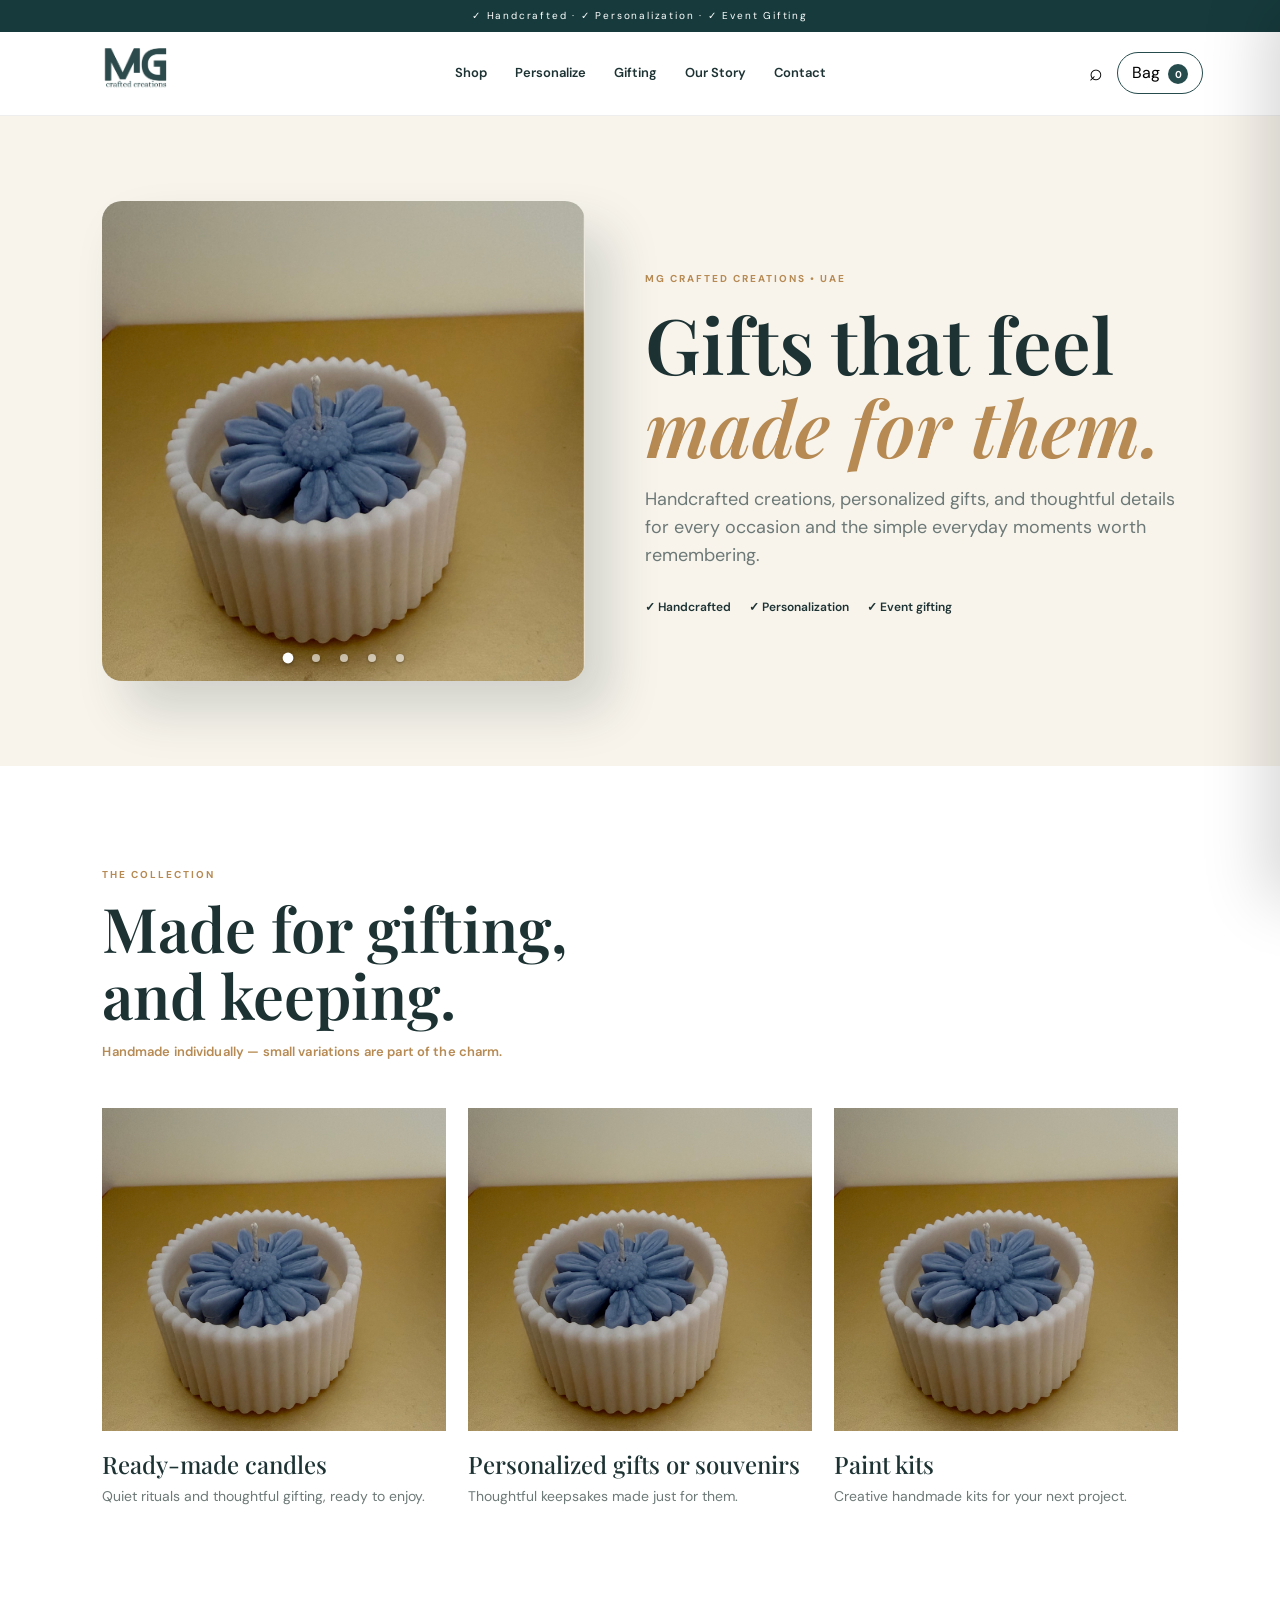
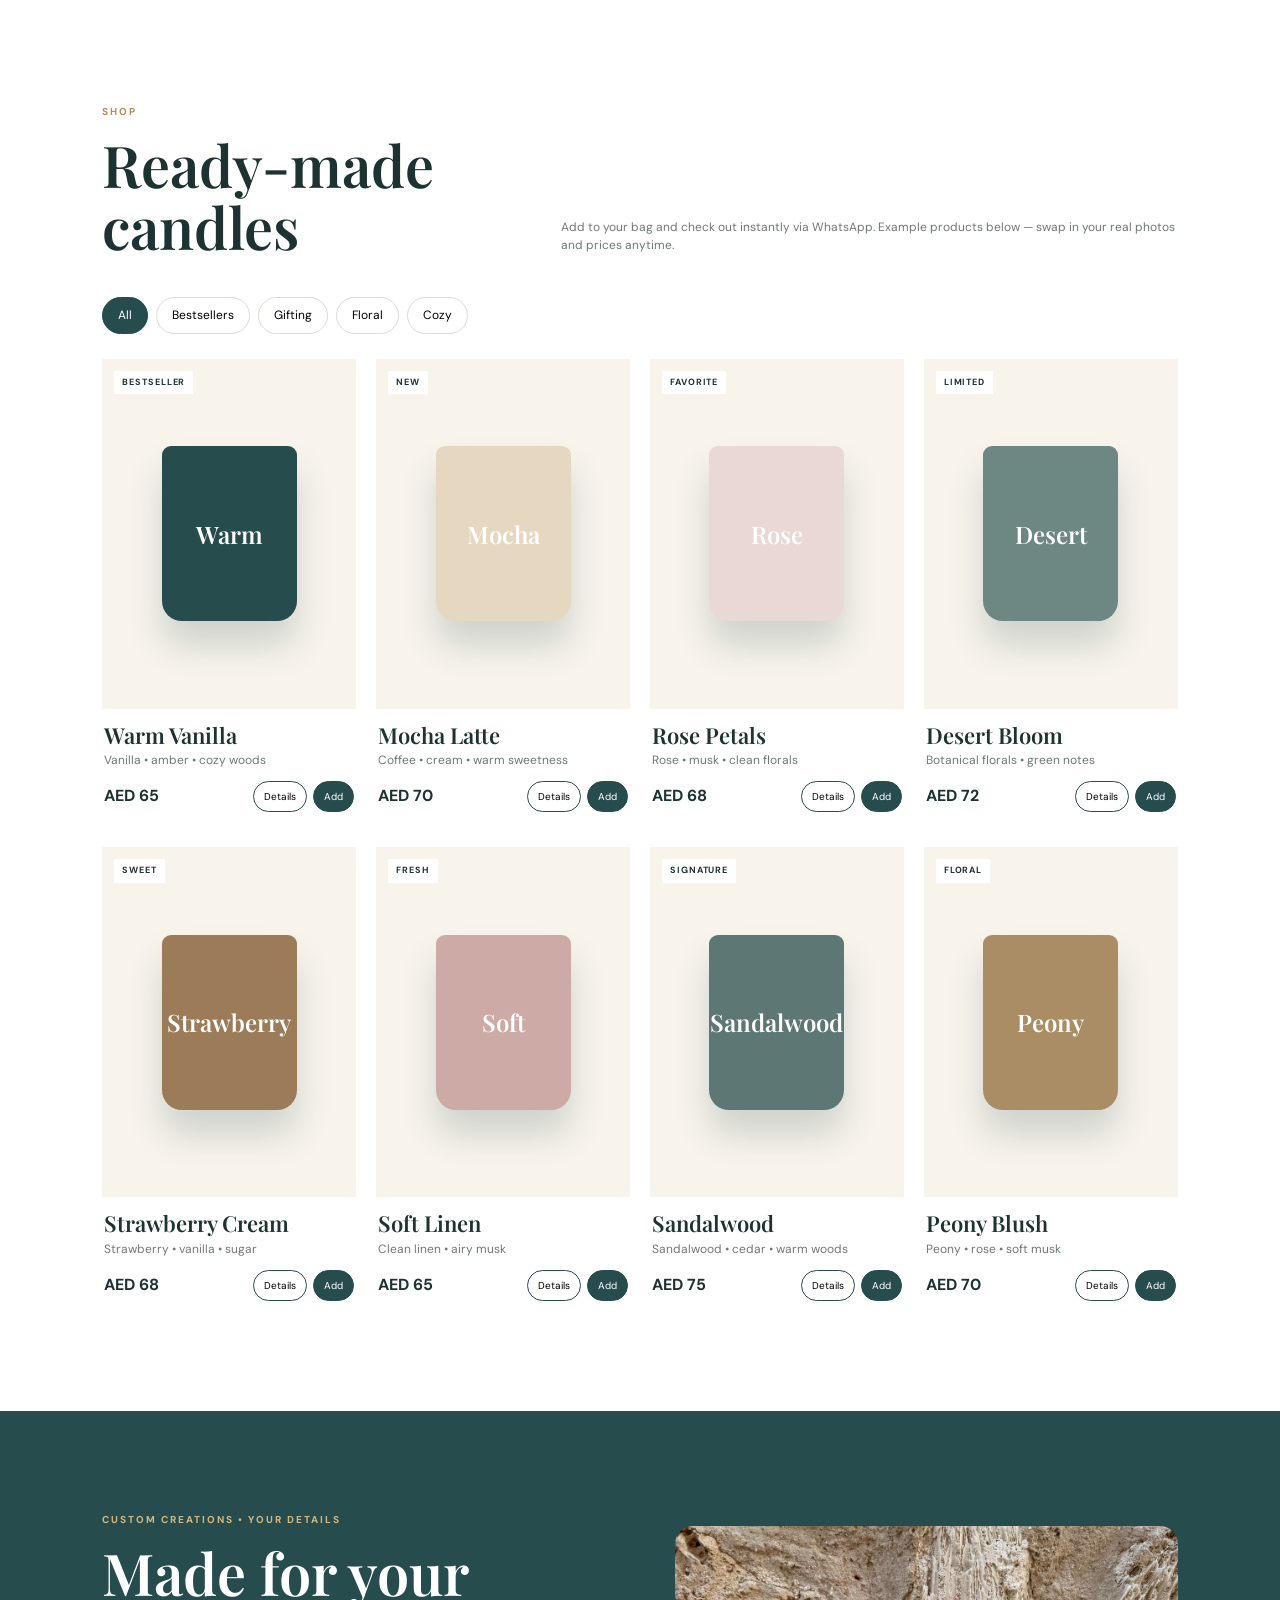
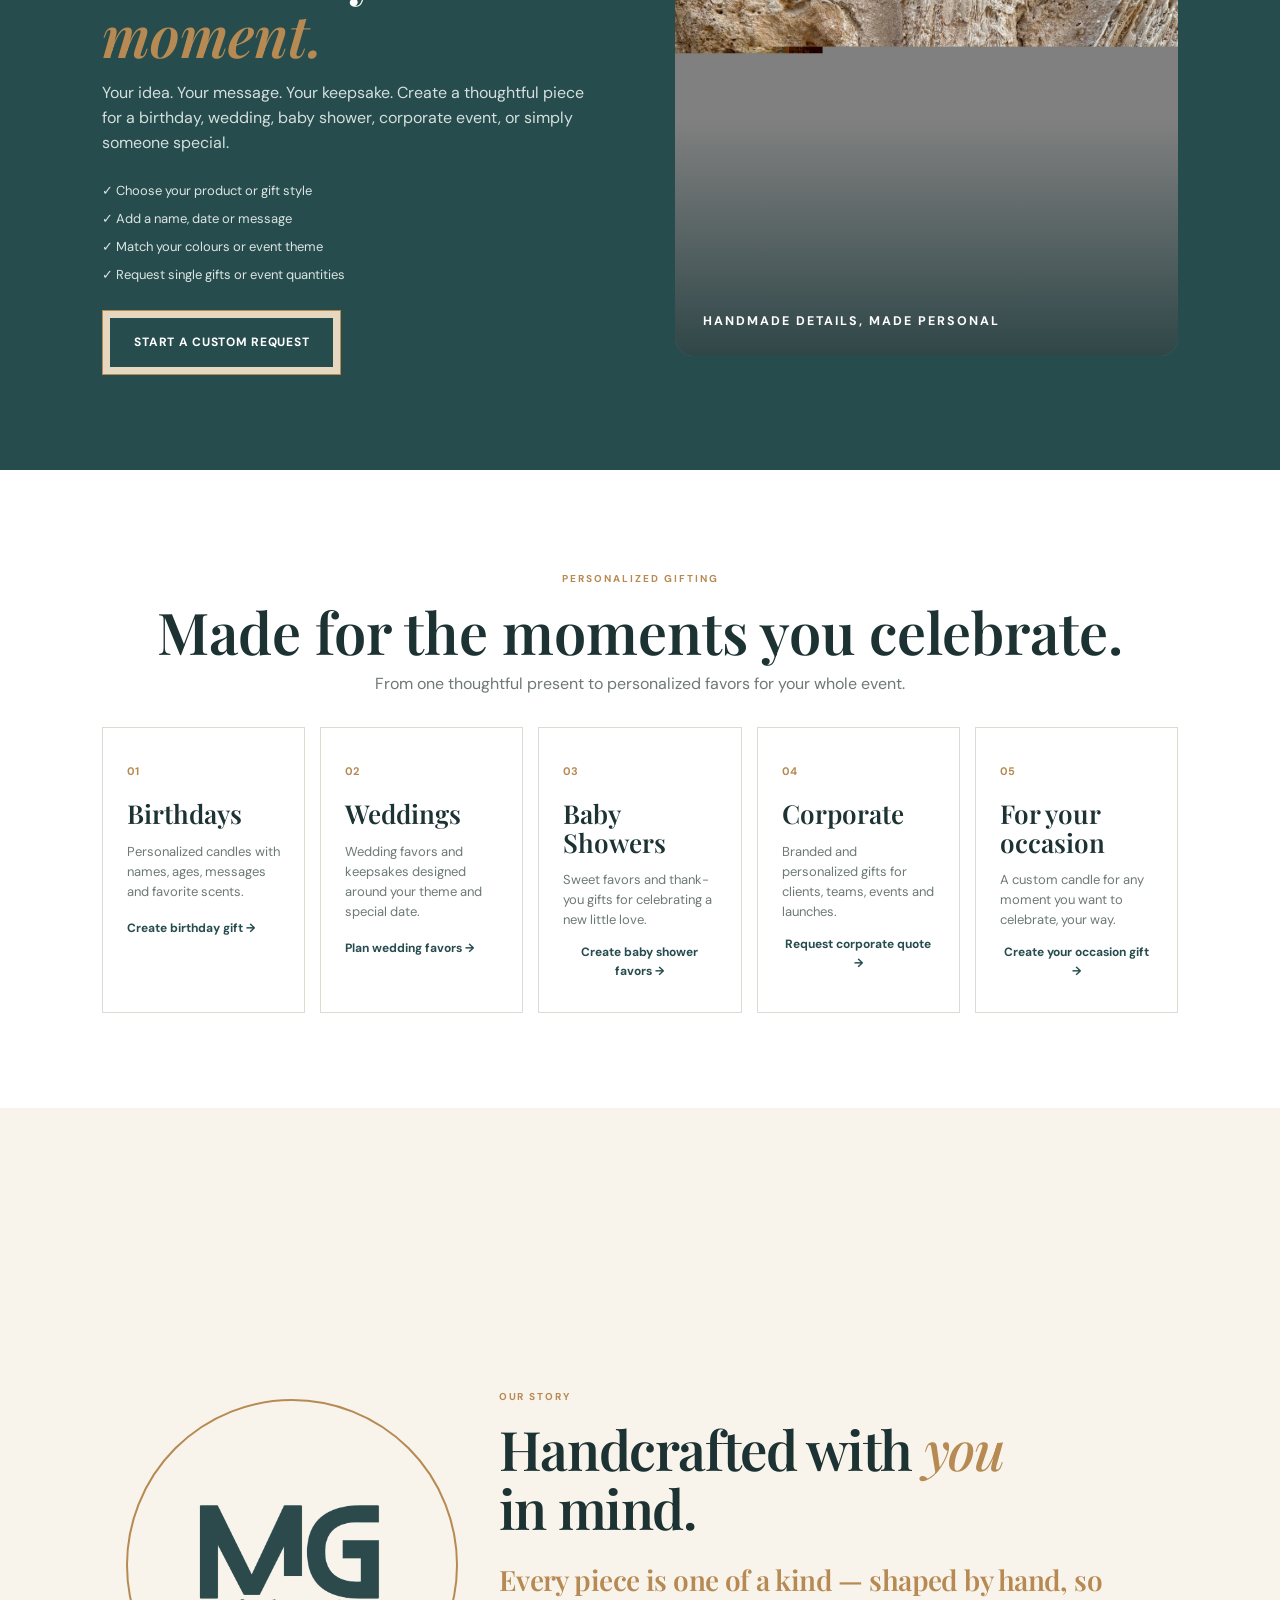
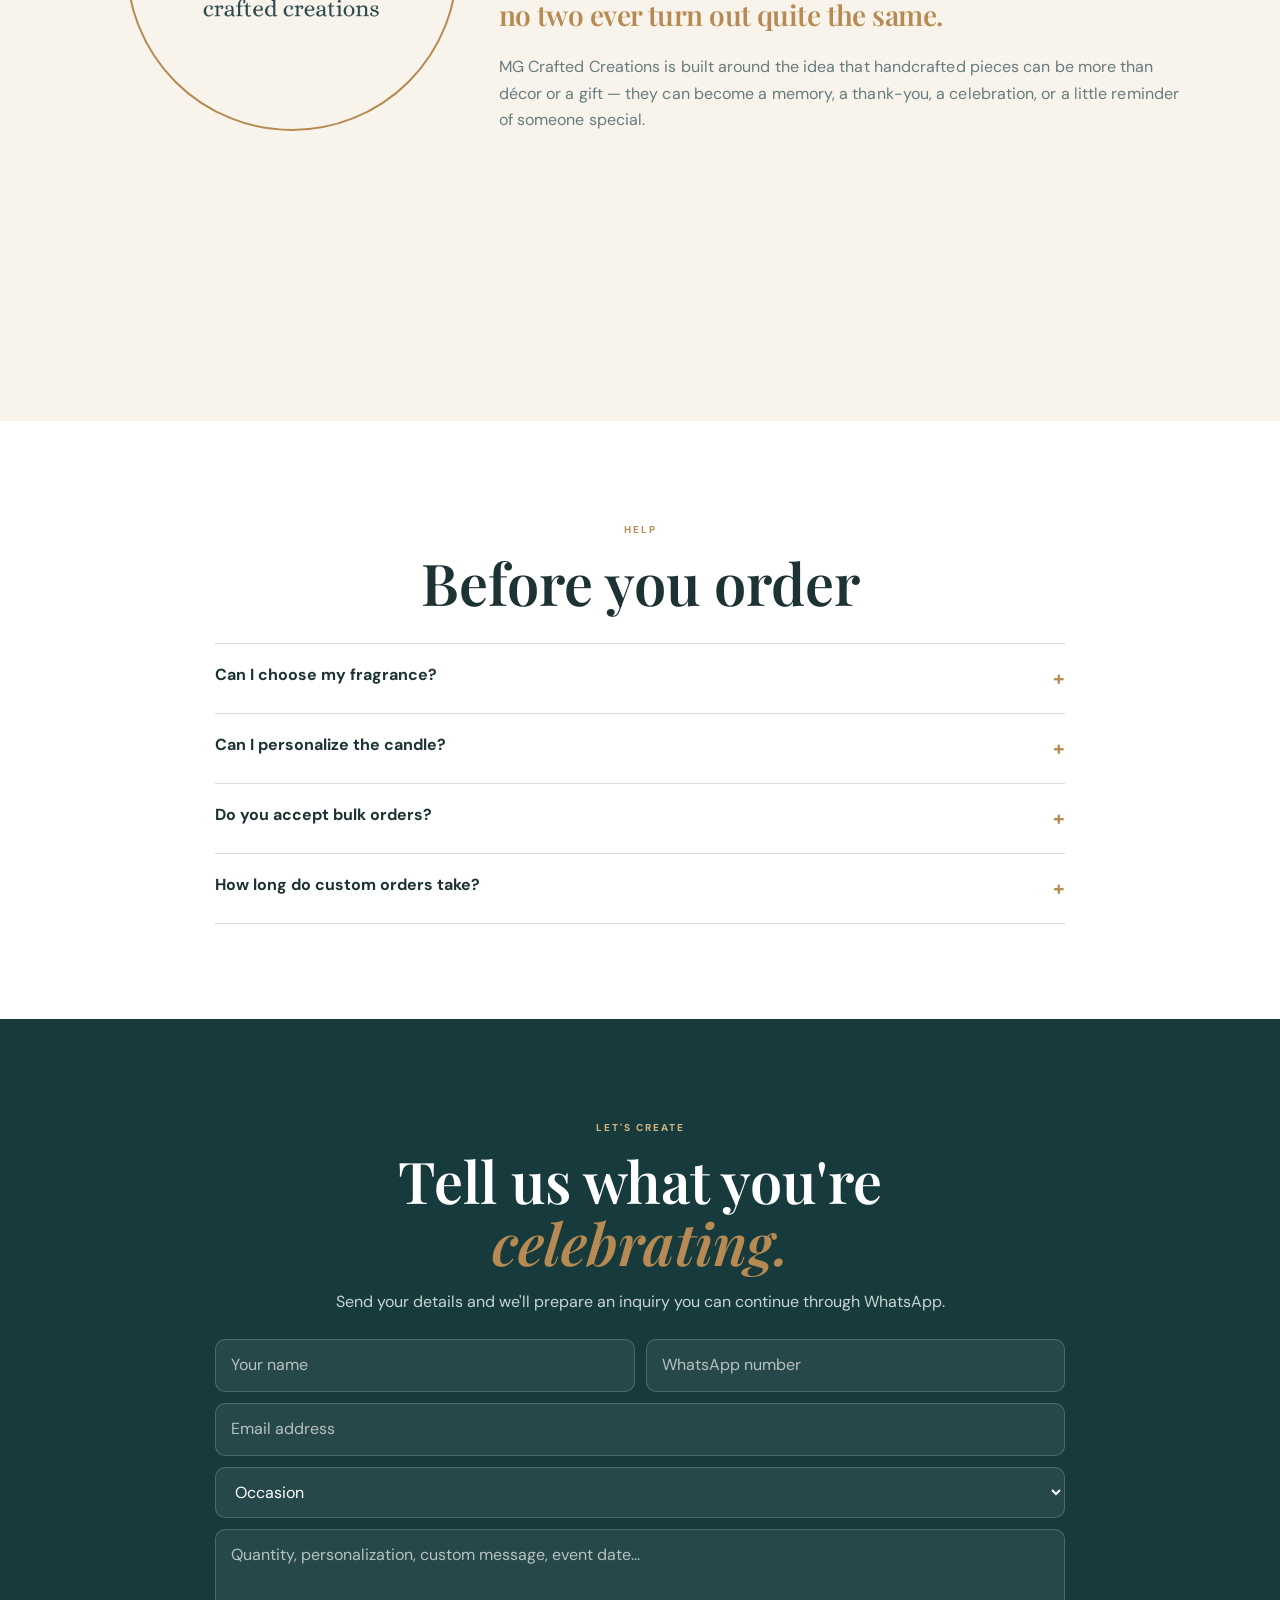
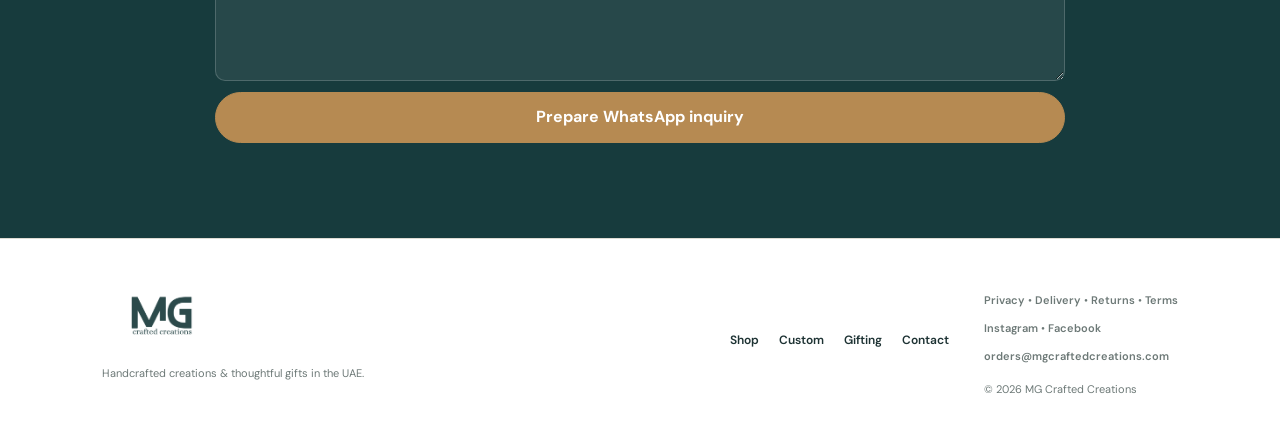
<file: index.html>
<!DOCTYPE html>
<html lang="en">
<head>
<meta charset="UTF-8">
<meta name="viewport" content="width=device-width, initial-scale=1.0">
<meta name="description" content="MG Crafted Creations — premium handcrafted candles, personalized gifts, wedding favors, baby shower favors and corporate gifting in the UAE.">
<title>MG Crafted Creations | Handcrafted & Personalized in UAE</title>
<link rel="canonical" href="https://mgcraftedcreations.com/">
<meta property="og:type" content="website">
<meta property="og:site_name" content="MG Crafted Creations">
<meta property="og:title" content="MG Crafted Creations | Handcrafted & Personalized in UAE">
<meta property="og:url" content="https://mgcraftedcreations.com/">
<link rel="preconnect" href="https://fonts.googleapis.com">
<link rel="preconnect" href="https://fonts.gstatic.com" crossorigin>
<link href="https://fonts.googleapis.com/css2?family=DM+Sans:wght@400;500;600;700&family=Montserrat:wght@700;800;900&family=Playfair+Display:ital,wght@0,500;0,600;0,700;1,500;1,600&display=swap" rel="stylesheet">
<style>
/* MG Crafted Candles — LOCKED brand palette. Do not change these hex values.
   Deep Teal #274C4E → --ink | Dark Teal #173B3D → --dark
   Warm Cream #F8F4EC → --cream | Soft Sand #E6D7C0 → --sand
   Muted Gold #B68A52 → --gold | Soft Rose #EAD8D4 → --rose
   Text Teal #1D3233 → --text | Muted Gray-Green #6D7977 → --muted
   Light Line #DEDBD3 → --line */
:root{--ink:#274c4e;--dark:#173b3d;--cream:#f8f4ec;--sand:#e6d7c0;--gold:#b68a52;--rose:#ead8d4;--text:#1d3233;--muted:#6d7977;--line:#dedbd3;--white:#fff;--shadow:0 18px 60px rgba(23,59,61,.12)}
*{box-sizing:border-box}html{scroll-behavior:smooth}body{margin:0;color:var(--text);font-family:"DM Sans",sans-serif;line-height:1.55;background:#fff}a{text-decoration:none;color:inherit}button,input,select,textarea{font:inherit}.topbar{background:var(--dark);color:#fff;text-align:center;padding:8px;font-size:10px;letter-spacing:.18em}.header{height:84px;padding:10px 6%;display:flex;align-items:center;justify-content:space-between;background:#fff;position:sticky;top:0;z-index:30;border-bottom:1px solid #eee}.logo img{width:120px;height:60px;object-fit:contain}.header nav{display:flex;gap:28px;font-size:13px;font-weight:600}.header nav a:hover{color:var(--gold)}.header-actions{display:flex;align-items:center;gap:8px}.icon-btn,.menu-btn{border:0;background:none;font-size:23px;cursor:pointer}.bag-btn{border:1px solid var(--ink);background:#fff;border-radius:999px;padding:8px 14px;cursor:pointer}.bag-btn b{display:inline-grid;place-items:center;background:var(--ink);color:#fff;width:20px;height:20px;border-radius:50%;font-size:10px;margin-left:4px}.menu-btn{display:none}.search-panel{display:none;background:var(--cream);padding:14px 6%}.search-panel.show{display:block}.search-panel input{width:100%;padding:13px 17px;border:1px solid var(--line);border-radius:999px;background:#fff;outline:none}
.hero{background:var(--cream);min-height:650px;padding:85px 8%;display:grid;grid-template-columns:.95fr 1.05fr;align-items:center;gap:60px}.hero-content{max-width:680px}.eyebrow{font-size:10px;letter-spacing:.2em;font-weight:700;color:var(--gold)}h1,h2,h3{font-family:"Playfair Display",serif;font-weight:600;line-height:1.08}h1{font-size:clamp(50px,6vw,82px);margin:13px 0}h2{font-size:clamp(38px,4.5vw,58px);margin:10px 0}em{color:var(--gold)}p{color:var(--muted)}.hero-content>p{font-size:18px;max-width:600px}.btn{border:1px solid var(--ink);border-radius:999px;padding:12px 21px;font-weight:700;cursor:pointer;display:inline-block}.btn.dark{background:var(--ink);color:#fff}.btn.light{background:#fff}.btn.gold{background:var(--gold);border-color:var(--gold);color:#fff}.mini-trust{display:flex;gap:18px;flex-wrap:wrap;font-size:12px;font-weight:600;margin-top:28px}.hero-visual{height:480px;position:relative;border-radius:20px;overflow:hidden;box-shadow:25px 30px 50px rgba(36,58,55,.18);touch-action:pan-y}.hero-photo{position:absolute;inset:0;width:100%;height:100%;object-fit:cover;opacity:0;transition:opacity 1.1s ease;user-select:none;-webkit-user-drag:none;will-change:transform,opacity;animation:kb-zoom 16s ease-in-out infinite alternate}.hero-photo:nth-of-type(2){animation-name:kb-pan-l;animation-duration:18s}.hero-photo:nth-of-type(3){animation-name:kb-pan-r;animation-duration:15s}.hero-photo:nth-of-type(4){animation-name:kb-zoom-out;animation-duration:17s}.hero-photo:nth-of-type(5){animation-name:kb-pan-l;animation-duration:14s}
@keyframes kb-zoom{from{transform:scale(1.03)}to{transform:scale(1.15)}}
@keyframes kb-zoom-out{from{transform:scale(1.15)}to{transform:scale(1.03)}}
@keyframes kb-pan-l{from{transform:scale(1.12) translate(1.8%,.6%)}to{transform:scale(1.12) translate(-1.8%,-.6%)}}
@keyframes kb-pan-r{from{transform:scale(1.12) translate(-1.8%,-.6%)}to{transform:scale(1.12) translate(1.8%,.6%)}}
@media(prefers-reduced-motion:reduce){.hero-photo{animation:none;transform:scale(1.03)}}.hero-photo.active{opacity:1}.hero-dots{position:absolute;bottom:10px;left:0;right:0;display:flex;justify-content:center;gap:2px;z-index:3}.hero-dot{width:26px;height:26px;padding:0;border:0;background:none;cursor:pointer;display:grid;place-items:center;-webkit-tap-highlight-color:transparent}.hero-dot:before{content:"";width:8px;height:8px;border-radius:50%;background:rgba(255,255,255,.6);box-shadow:0 1px 3px rgba(0,0,0,.35);transition:background .2s ease,transform .2s ease}.hero-dot.active:before{background:#fff;transform:scale(1.35)}.hero-arrow{position:absolute;top:50%;transform:translateY(-50%);z-index:3;width:38px;height:38px;border-radius:50%;border:0;background:rgba(255,255,255,.82);color:var(--ink);font-size:18px;line-height:1;cursor:pointer;display:grid;place-items:center;opacity:0;transition:opacity .25s ease,background .2s ease;-webkit-tap-highlight-color:transparent}.hero-arrow:hover{background:#fff}.hero-arrow.prev{left:14px}.hero-arrow.next{right:14px}.hero-visual:hover .hero-arrow,.hero-arrow:focus-visible{opacity:1}@media(hover:none){.hero-arrow{opacity:.9}}
.section{padding:95px 8%}.heading-row{display:flex;justify-content:space-between;align-items:end;margin-bottom:30px}.heading-row.centered{display:block;text-align:center}.heading-row.centered p{max-width:620px;margin:10px auto}.muted{font-size:12px;color:var(--muted)}.filter-row{display:flex;gap:8px;margin-bottom:25px;flex-wrap:wrap}.filter{border:1px solid var(--line);background:#fff;padding:8px 15px;border-radius:999px;font-size:12px;cursor:pointer}.filter.active,.filter:hover{background:var(--ink);color:#fff;border-color:var(--ink)}.products{display:grid;grid-template-columns:repeat(4,1fr);gap:20px}.product-card{position:relative}.product-photo{height:350px;background:var(--cream);display:grid;place-items:center;position:relative;overflow:hidden}.product-photo .jar{width:135px;height:175px;background:var(--ink);border-radius:9px 9px 20px 20px;box-shadow:0 25px 35px rgba(23,59,61,.18);display:grid;place-items:center;color:#fff;font:600 24px "Playfair Display"}.product-card:nth-child(2) .jar{background:var(--sand)}.product-card:nth-child(3) .jar{background:var(--rose)}.product-card:nth-child(4) .jar{background:#6d8782}.product-card:nth-child(5) .jar{background:#9c7b59}.product-card:nth-child(6) .jar{background:#cdaaa6}.product-card:nth-child(7) .jar{background:#5d7774}.product-card:nth-child(8) .jar{background:#aa8c65}.tag{position:absolute;left:12px;top:12px;background:#fff;padding:5px 8px;font-size:9px;font-weight:700;letter-spacing:.1em}.product-info{padding:15px 2px}.product-info h3{font-size:22px;margin:0}.product-info p{font-size:12px;margin:4px 0 11px}.product-bottom{display:flex;justify-content:space-between;align-items:center}.price{font-weight:700}.product-buttons{display:flex;gap:6px}.mini-btn{border:1px solid var(--ink);background:#fff;border-radius:999px;padding:7px 10px;font-size:10px;cursor:pointer}.mini-btn.dark{background:var(--ink);color:#fff}.personalization{background:var(--ink);color:#fff;border-radius:0;display:grid;grid-template-columns:1fr 1fr;align-items:center;gap:70px}.personalize-copy p{color:#d4dfdd;max-width:540px}.personalize-copy .eyebrow{color:#d7b77d}.personalize-copy h2{color:#fff}.check-list{display:grid;gap:8px;margin:25px 0;color:#dce5e2;font-size:13px}.personalize-art{height:430px;border-radius:18px;background:rgba(255,255,255,.06);border:1.5px dashed rgba(255,255,255,.25)}.gift-grid{display:grid;grid-template-columns:repeat(4,1fr);gap:15px}.gift-grid article{border:1px solid var(--line);padding:30px 24px;min-height:265px;transition:.2s}.gift-grid article:hover{transform:translateY(-4px);box-shadow:var(--shadow)}.gift-grid article>span{color:var(--gold);font-size:11px;font-weight:700}.gift-grid h3{font-size:26px;margin:18px 0 6px}.gift-grid p{font-size:13px}.text-btn{border:0;background:none;padding:0;font-weight:700;color:var(--ink);cursor:pointer;font-size:12px}.event-banner{background:var(--cream);display:grid;grid-template-columns:1fr 1fr;gap:70px;align-items:center}.event-points{background:#fff;padding:10px 28px}.event-points div{padding:16px 0;border-bottom:1px solid var(--line);display:flex;justify-content:space-between;gap:15px}.event-points div b{font:600 17px "Playfair Display"}.event-points small{color:var(--muted);font-size:11px;text-align:right}.event-points .btn{margin:20px 0 10px}.delivery{display:grid;grid-template-columns:1fr 1fr;gap:70px;align-items:center}.delivery-cards{display:grid;grid-template-columns:1fr 1fr;gap:12px}.delivery-cards div{border:1px solid var(--line);padding:22px;background:#fff}.delivery-cards strong,.delivery-cards span,.delivery-cards b{display:block}.delivery-cards strong{font:600 20px "Playfair Display"}.delivery-cards span{font-size:11px;color:var(--muted)}.delivery-cards b{font-size:12px;margin-top:15px;color:var(--gold)}.about{display:grid;grid-template-columns:.65fr 1.35fr;gap:80px;align-items:center;background:var(--cream)}.about-logo{width:260px;height:260px;border-radius:50%;border:2px solid var(--gold);background:transparent;display:grid;place-items:center;margin:auto;padding:28px}.about-logo img{width:100%;height:100%;object-fit:contain;display:block}.about p{max-width:700px}.review-grid{display:grid;grid-template-columns:repeat(3,1fr);gap:15px}.review-grid blockquote{margin:0;background:var(--cream);padding:28px;font:italic 18px "Playfair Display"}.review-grid cite{display:block;font:11px "DM Sans";color:var(--muted);margin-top:20px}.faq-list{max-width:850px;margin:auto;border-top:1px solid var(--line)}details{border-bottom:1px solid var(--line);padding:19px 0}summary{font-weight:700;cursor:pointer;list-style:none;display:flex;justify-content:space-between}summary:after{content:"+";color:var(--gold);font-size:20px}details[open] summary:after{content:"−"}details p{font-size:13px;max-width:700px}.contact{background:var(--dark);color:#fff}.contact-inner{max-width:850px;margin:auto;text-align:center}.contact .eyebrow{color:#d7b77d}.contact h2{color:#fff}.contact-inner>p{color:#c9d4d2}.contact form{display:grid;gap:11px;margin-top:25px;text-align:left}.contact input,.contact select,.contact textarea{width:100%;background:rgba(255,255,255,.07);border:1px solid rgba(255,255,255,.18);border-radius:10px;padding:13px 15px;color:#fff;outline:none}.contact select option{color:#111}.contact input::placeholder,.contact textarea::placeholder{color:#b7c1bf}.two{display:grid;grid-template-columns:1fr 1fr;gap:11px}footer{padding:42px 8%;display:grid;grid-template-columns:1fr auto auto;gap:35px;border-top:1px solid var(--line);align-items:center}footer img{width:120px;height:58px;object-fit:contain}footer p,footer small{font-size:11px;color:var(--muted)}footer p a{color:var(--muted);font-weight:600}footer p a:hover{color:var(--gold)}.footer-nav{display:flex;gap:20px;font-size:12px;font-weight:600}
.modal{display:none;position:fixed;inset:0;background:rgba(10,30,30,.55);z-index:100;place-items:center;padding:20px}.modal.show{display:grid}.modal-box{background:#fff;width:min(570px,100%);max-height:90vh;overflow:auto;border-radius:20px;padding:38px;position:relative}.close{position:absolute;right:17px;top:10px;border:0;background:none;font-size:28px;cursor:pointer}.modal-box form{display:grid;gap:10px;margin-top:18px}.modal-box input,.modal-box select,.modal-box textarea{width:100%;padding:13px;border:1px solid var(--line);background:#faf7f0;border-radius:9px;color:var(--text)}.detail-grid{display:grid;grid-template-columns:1fr 1fr;gap:25px}.detail-image{height:330px;background:var(--cream);display:grid;place-items:center}.detail-image .jar{width:140px;height:180px;background:var(--ink);border-radius:10px 10px 20px 20px;display:grid;place-items:center;color:#fff;font:600 25px "Playfair Display"}.detail-copy h2{margin:5px 0}.detail-copy .detail-price{font-weight:700;font-size:18px}.detail-copy ul{padding-left:18px;color:var(--muted);font-size:13px}.bag{position:fixed;right:0;top:0;width:min(420px,100%);height:100vh;background:#fff;z-index:90;transform:translateX(100%);transition:.3s;display:flex;flex-direction:column;box-shadow:-15px 0 60px rgba(0,0,0,.16)}.bag.open{transform:translateX(0)}.bag-head{padding:20px 22px;border-bottom:1px solid var(--line);display:flex;justify-content:space-between}.bag-head h3{margin:0;font-size:25px}.bag-head button{border:0;background:none;font-size:28px;cursor:pointer}.bag #bagItems{flex:1;overflow:auto;padding:20px}.bag-item{display:flex;justify-content:space-between;gap:15px;border-bottom:1px solid var(--line);padding:13px 0}.bag-item strong{font-size:13px}.bag-item small{color:var(--muted)}.remove{border:0;background:none;color:#a55;font-size:11px;cursor:pointer}.bag-bottom{padding:20px;border-top:1px solid var(--line);display:grid;gap:12px}.bag-bottom>div{display:flex;justify-content:space-between}.bag-bottom label{font-size:12px}.bag-bottom select{width:100%;padding:10px;border:1px solid var(--line);border-radius:8px;background:#fff;margin-top:5px}.bag-bottom small{color:var(--muted);font-size:10px}#shade{display:none;position:fixed;inset:0;background:rgba(0,0,0,.35);z-index:80}#shade.show{display:block}
@media(max-width:900px){.header nav{display:none}.header nav.open{display:flex;position:absolute;top:84px;left:0;right:0;background:#fff;flex-direction:column;padding:20px 7%;gap:15px;border-bottom:1px solid var(--line)}.menu-btn{display:block}.hero{grid-template-columns:1fr}.hero-visual{height:420px}.products,.gift-grid{grid-template-columns:repeat(2,1fr)}.event-banner,.delivery,.about,.personalization{grid-template-columns:1fr}.review-grid{grid-template-columns:1fr}.personalize-art{height:390px}footer{grid-template-columns:1fr 1fr}}
@media(max-width:600px){.header{height:74px}.logo img{width:105px}.hero{padding:60px 6%;min-height:auto}.section{padding:70px 6%}.hero-visual{height:330px}.products,.gift-grid,.delivery-cards,.two,.detail-grid{grid-template-columns:1fr}.heading-row{display:block}.heading-row .muted{display:block;margin-top:8px}.personalization{padding-top:70px;padding-bottom:70px}.personalize-art{height:330px}.event-points div{display:block}.event-points small{display:block;text-align:left;margin-top:4px}.about-logo{width:190px;height:190px;padding:22px}.footer-nav{flex-wrap:wrap}footer{grid-template-columns:1fr}}

/* MG CRAFTED CANDLES — LOCKED BRAND PALETTE: do not introduce new brand colors without approval. */

/* OUR STORY MONOGRAM: exact supplied MG artwork, typography unchanged. */


/* =========================================================
   MG CRAFTED CANDLES — CODE-BUILT OUR STORY SEGMENT
   Recreated from the approved reference layout.
   No screenshot/image is used for the section.
   ========================================================= */

.about-recreated{
  min-height:913px;
  padding:0 8.8%;
  background:var(--cream);
  display:grid;
  grid-template-columns:34% 66%;
  align-items:center;
  column-gap:2.6%;
  overflow:hidden;
}

.story-mark{
  width:min(405px,26vw);
  aspect-ratio:1;
  border:2px solid var(--gold);
  border-radius:50%;
  display:grid;
  place-items:center;
  justify-self:center;
}

.story-mark span{
  color:var(--ink);
  font-family:"Montserrat",sans-serif;
  font-size:clamp(92px,8vw,142px);
  line-height:1;
  font-weight:800;
  letter-spacing:-.075em;
  transform:translateX(-2px);
}

.story-copy{
  align-self:center;
  padding-bottom:5px;
}

.story-copy .eyebrow{
  display:block;
  margin-bottom:17px;
  font-size:10px;
  line-height:1;
  letter-spacing:.19em;
  color:var(--gold);
}

.story-copy h2{
  color:var(--text);
  font-family:"Playfair Display",serif;
  font-size:clamp(47px,4.25vw,74px);
  font-weight:600;
  line-height:1.10;
  letter-spacing:-.025em;
  margin:0 0 24px;
}

.story-copy h2 em{
  color:var(--gold);
  font-style:italic;
  font-weight:500;
}

.story-copy p{
  color:#667b7d;
  font-family:"DM Sans",sans-serif;
  font-size:16px;
  line-height:1.65;
  letter-spacing:.005em;
  margin:0 0 27px;
  max-width:920px;
}

.story-copy p:last-child{
  margin-bottom:0;
}

.story-copy .story-lede{
  font:600 28px "Playfair Display",serif;
  color:var(--gold);
  letter-spacing:-.02em;
  line-height:1.25;
  margin:0 0 22px;
  max-width:620px;
}

@media(max-width:1100px){
  .about-recreated{
    min-height:720px;
    grid-template-columns:35% 65%;
    padding:0 6%;
  }
  .story-mark{
    width:min(330px,28vw);
  }
  .story-copy h2{
    font-size:clamp(39px,4.8vw,58px);
  }
  .story-copy p{
    font-size:14px;
  }
}

@media(max-width:800px){
  .about-recreated{
    min-height:auto;
    padding:85px 7% 90px;
    grid-template-columns:1fr;
    row-gap:55px;
    text-align:center;
  }
  .story-mark{
    width:290px;
    max-width:70vw;
  }
  .story-copy{
    padding:0;
  }
  .story-copy .eyebrow{
    margin-bottom:14px;
  }
  .story-copy h2{
    font-size:clamp(38px,8vw,52px);
    line-height:1.12;
  }
  .story-copy p{
    max-width:680px;
    margin-left:auto;
    margin-right:auto;
    font-size:14px;
  }
  .desktop-only{
    display:none;
  }
}

@media(max-width:480px){
  .about-recreated{
    padding:70px 6% 75px;
    row-gap:42px;
  }
  .story-mark{
    width:245px;
  }
  .story-mark span{
    font-size:92px;
  }
  .story-copy h2{
    font-size:35px;
  }
}

</style>
<style>
/* Approved collection showcase from the previous design. */
.collection-showcase{background:#fff;padding:95px 8%}.collection-showcase-heading{margin-bottom:46px}.collection-showcase-heading .handmade-badge{margin-top:14px;font-size:13px;color:var(--gold);font-weight:600;letter-spacing:.01em}.collection-showcase h2{font-size:clamp(40px,4.8vw,68px)}.collection-showcase-cards{display:grid;grid-template-columns:repeat(3,1fr);gap:22px}.collection-showcase-cards article{margin:0}.collection-art{display:block;aspect-ratio:1/.94;margin-bottom:19px;position:relative}.collection-art:after{content:"";width:37%;height:49%;position:absolute;left:32%;top:27%;border-radius:52% 52% 9% 9%;background:rgba(255,255,255,.66);box-shadow:0 13px 24px rgba(29,50,51,.12)}.collection-art.blush{background:var(--rose)}.collection-art.sand{background:var(--sand)}.collection-art.teal{background:#5b7777}.collection-showcase h3{font:500 24px/1.2 "Playfair Display",serif;margin:0 0 7px}.collection-showcase p{color:var(--muted);font-size:14px;margin:0}.collection-showcase-cards article{cursor:pointer;transition:transform .2s ease}.collection-showcase-cards article:hover,.collection-showcase-cards article:focus-visible{transform:translateY(-4px)}.collection-showcase-cards article:hover .collection-art,.collection-showcase-cards article:focus-visible .collection-art{box-shadow:0 18px 30px rgba(29,50,51,.16)}.collection-showcase-cards article:focus-visible{outline:2px solid var(--gold);outline-offset:4px}.collection-options{display:grid;grid-template-columns:repeat(3,1fr);gap:14px;margin-top:10px}.collection-option-slot{aspect-ratio:1/1;border:1.5px dashed var(--line);border-radius:12px;display:flex;flex-direction:column;align-items:center;justify-content:center;gap:6px;text-align:center;padding:14px;color:var(--muted)}.collection-option-slot .plus{font-size:22px;color:var(--gold);line-height:1}.collection-option-slot span{font-size:11px;line-height:1.4}.modal-box.wide{width:min(940px,100%)}.collection-photo-grid{display:grid;grid-template-columns:repeat(auto-fill,minmax(150px,1fr));gap:12px;margin-top:10px}.collection-photo-grid a{display:block;aspect-ratio:1/1;border-radius:12px;overflow:hidden}.collection-photo-grid img{width:100%;height:100%;object-fit:cover;display:block;transition:transform .25s ease}.collection-photo-grid a:hover img{transform:scale(1.06)}.collection-art.has-photo{background-size:cover;background-position:center}.collection-art.has-photo:after{content:none}.collection-cover{width:100%;max-height:340px;object-fit:cover;border-radius:14px;margin:14px 0 4px;display:block}

/* Locked initial: gold outline only, with no black circle/background. */
.about-recreated .story-mark{background:transparent;overflow:hidden;padding:8%}.about-recreated .story-mark img{width:100%;height:100%;display:block;object-fit:contain;mix-blend-mode:normal}.gift-grid{grid-template-columns:repeat(5,1fr)}

/* Strong, palette-matched callout for the custom-order action. */
.custom-order-callout{display:inline-block;padding:7px;background:var(--sand);border:1px solid var(--gold)}.custom-order-callout .btn{display:block;border:0;border-radius:0;background:var(--ink);color:#fff;padding:15px 24px;letter-spacing:.06em;text-transform:uppercase;font-size:12px}.custom-order-callout .btn:hover{background:var(--gold)}

/* Hero now carries the approved daisy-candle carousel, so the earlier
   text-only centered treatment no longer applies. Two-column layout
   (carousel left, copy right) is defined in styles.css. */

@media(max-width:900px){.collection-showcase-cards{grid-template-columns:1fr}.collection-art{aspect-ratio:1.8/1}.gift-grid{grid-template-columns:repeat(2,1fr)}}
@media(max-width:600px){.collection-showcase{padding:70px 6%}.gift-grid{grid-template-columns:1fr}}

</style>
<style>
  .personalize-art{position:relative;overflow:hidden;background:#173f41;border:0}
  .personalize-art::after{content:"";position:absolute;inset:0;background:linear-gradient(180deg,transparent 45%,rgba(16,48,50,.72));pointer-events:none}
  .personalize-art img{width:100%;height:100%;object-fit:cover;display:block}
  .personalize-art span{position:absolute;z-index:1;left:28px;bottom:24px;color:#fff;font-size:.78rem;letter-spacing:.16em;text-transform:uppercase;font-weight:700}
</style>
<style>
  .custom-planner{margin-top:22px;padding:22px;background:rgba(255,255,255,.08);border:1px solid rgba(255,255,255,.22);border-radius:14px;color:#fff}
  .custom-planner[hidden]{display:none}.planner-step{margin:0 0 18px}.planner-step:last-of-type{margin-bottom:12px}.planner-step label,.planner-step>span{display:block;font-size:.82rem;font-weight:700;letter-spacing:.07em;text-transform:uppercase;margin-bottom:9px}.planner-tabs{display:flex;flex-wrap:wrap;gap:8px}.planner-choice{appearance:none;border:1px solid rgba(255,255,255,.45);background:transparent;color:#fff;border-radius:999px;padding:9px 13px;font:600 .9rem/1 Arial,sans-serif;cursor:pointer}.planner-choice.active{background:#d8a95d;border-color:#d8a95d;color:#163c3e}.custom-planner input,.custom-planner textarea{box-sizing:border-box;width:100%;border:1px solid rgba(255,255,255,.4);border-radius:8px;background:#fff;color:#173f41;padding:11px;margin-top:8px;font:inherit}.custom-planner .planner-submit{margin-top:8px;width:100%}.planner-note{font-size:.82rem;opacity:.82;margin:0 0 10px}
</style>
</head>
<body>
<div class="topbar">✓ Handcrafted · ✓ Personalization · ✓ Event Gifting</div>

<header class="header">
  <a href="#home" class="logo"><img src="assets/mg-crafted-creations-logo.png" alt="MG Crafted Creations"></a>
  <nav id="nav">
    <a href="#shop">Shop</a><a href="#personalize">Personalize</a><a href="#gifting">Gifting</a><a href="#about">Our Story</a><a href="#contact">Contact</a>
  </nav>
  <div class="header-actions">
    <button id="searchBtn" class="icon-btn" aria-label="Search">⌕</button>
    <button id="bagBtn" class="bag-btn">Bag <b id="bagCount">0</b></button>
    <button id="menuBtn" class="menu-btn">☰</button>
  </div>
</header>

<section id="searchPanel" class="search-panel">
  <input id="searchInput" placeholder="Search candles, fragrances, gifts...">
</section>

<main id="home">
<section class="hero">
  <div class="hero-visual" id="heroCarousel">
    <img class="hero-photo active" src="assets/ready-made/IMG_5774.jpg" alt="MG Crafted Creations — periwinkle daisy candle">
    <img class="hero-photo" src="assets/ready-made/IMG_5774.jpg" alt="MG Crafted Creations — sage daisy candle">
    <img class="hero-photo" src="assets/ready-made/IMG_5774.jpg" alt="MG Crafted Creations — rose daisy candle">
    <img class="hero-photo" src="assets/ready-made/IMG_5774.jpg" alt="MG Crafted Creations — ivory daisy candle">
    <img class="hero-photo" src="assets/ready-made/IMG_5774.jpg" alt="MG Crafted Creations — gold daisy candle">
    <button class="hero-arrow prev" type="button" aria-label="Previous slide">‹</button>
    <button class="hero-arrow next" type="button" aria-label="Next slide">›</button>
    <div class="hero-dots">
      <button class="hero-dot active" type="button" aria-label="Slide 1"></button>
      <button class="hero-dot" type="button" aria-label="Slide 2"></button>
      <button class="hero-dot" type="button" aria-label="Slide 3"></button>
      <button class="hero-dot" type="button" aria-label="Slide 4"></button>
      <button class="hero-dot" type="button" aria-label="Slide 5"></button>
    </div>
  </div>
  <div class="hero-content">
    <span class="eyebrow">MG CRAFTED CREATIONS • UAE</span>
    <h1>Gifts that feel<br><em>made for them.</em></h1>
    <p>Handcrafted creations, personalized gifts, and thoughtful details for every occasion and the simple everyday moments worth remembering.</p>
    <div class="mini-trust"><span>✓ Handcrafted</span><span>✓ Personalization</span><span>✓ Event gifting</span></div>
  </div>
</section>

<section class="collection-showcase" id="collections" aria-labelledby="collection-showcase-title">
  <div class="collection-showcase-heading"><span class="eyebrow">THE COLLECTION</span><h2 id="collection-showcase-title">Made for gifting,<br>and keeping.</h2><p class="handmade-badge">Handmade individually — small variations are part of the charm.</p></div>
  <div class="collection-showcase-cards">
    <article data-collection="ready" role="button" tabindex="0"><span class="collection-art blush has-photo" style="background-image:url('assets/ready-made/IMG_5774.jpg')"></span>
<h3>Ready-made candles</h3><p>Quiet rituals and thoughtful gifting, ready to enjoy.</p></article>

    <article data-collection="personalized" role="button" tabindex="0"><span class="collection-art sand has-photo" style="background-image:url('assets/ready-made/IMG_5774.jpg')"></span>
<h3>Personalized gifts or souvenirs</h3><p>Thoughtful keepsakes made just for them.</p></article>

    <article data-collection="paint-kits" role="button" tabindex="0"><span class="collection-art teal has-photo" style="background-image:url('assets/ready-made/IMG_5774.jpg')"></span>
<h3>Paint kits</h3><p>Creative handmade kits for your next project.</p></article>

  </div>
</section>

<section class="section" id="shop">
  <div class="heading-row"><div><span class="eyebrow">SHOP</span><h2>Ready-made candles</h2></div><p class="muted">Add to your bag and check out instantly via WhatsApp. Example products below — swap in your real photos and prices anytime.</p></div>
  <div class="filter-row">
    <button class="filter active" data-filter="all">All</button>
    <button class="filter" data-filter="best">Bestsellers</button>
    <button class="filter" data-filter="gift">Gifting</button>
    <button class="filter" data-filter="floral">Floral</button>
    <button class="filter" data-filter="cozy">Cozy</button>
  </div>
  <div class="products" id="products"></div>
</section>

<section class="section personalization" id="personalize">
  <div class="personalize-copy">
    <span class="eyebrow">CUSTOM CREATIONS • YOUR DETAILS</span>
    <h2>Made for your<br><em>moment.</em></h2>
    <p>Your idea. Your message. Your keepsake. Create a thoughtful piece for a birthday, wedding, baby shower, corporate event, or simply someone special.</p>
    <div class="check-list"><span>✓ Choose your product or gift style</span><span>✓ Add a name, date or message</span><span>✓ Match your colours or event theme</span><span>✓ Request single gifts or event quantities</span></div>
    <div class="custom-order-callout"><button class="btn dark" id="customBtn" aria-expanded="false" aria-controls="customPlanner">Start a custom request</button>
      <form id="customPlanner" class="custom-planner" hidden>
        <div class="planner-step"><span>1. Choose your product or gift style</span><div class="planner-tabs" data-planner-field="product"><button type="button" class="planner-choice active" data-value="Candles">Candles</button><button type="button" class="planner-choice" data-value="Paint Kits">Paint Kits</button></div><input type="hidden" name="product" value="Candles"></div>
        <div class="planner-step"><label for="plannerMessage">2. Add a name, date or message</label><textarea id="plannerMessage" name="personalization" rows="3" placeholder="For example: Sarah & Omar · 24 December 2026"></textarea></div>
        <div class="planner-step"><span>3. Match your colours or event theme</span><div class="planner-tabs" data-planner-field="colour"><button type="button" class="planner-choice active" data-value="No preference">No preference</button><button type="button" class="planner-choice" data-value="Blush & Gold">Blush & Gold</button><button type="button" class="planner-choice" data-value="Sage & Cream">Sage & Cream</button><button type="button" class="planner-choice" data-value="Custom theme">Custom theme</button></div><input type="hidden" name="colour" value="No preference"><input name="colourDetails" placeholder="Optional: describe your colours or theme"></div>
        <div class="planner-step"><span>4. Choose your order type</span><div class="planner-tabs" data-planner-field="orderType"><button type="button" class="planner-choice active" data-value="Single gift">Single gift</button><button type="button" class="planner-choice" data-value="Event order">Event order</button></div><input type="hidden" name="orderType" value="Single gift"><input name="quantity" type="number" min="1" value="1" placeholder="Quantity"></div>
        <div class="planner-step"><label for="plannerName">Your name and WhatsApp number</label><input id="plannerName" name="name" placeholder="Your name" required><input name="phone" placeholder="WhatsApp number" required></div>
        <p class="planner-note">We will review your request and reply through WhatsApp.</p><button class="btn gold planner-submit" type="submit">Send custom request on WhatsApp</button>
      </form>
    </div>
  </div>
  <div class="personalize-art"><img src="assets/ready-made/IMG_0282.jpg" alt="A handcrafted MG candle gift"><span>Handmade details, made personal</span></div>
</section>

<section class="section" id="gifting">
  <div class="heading-row centered"><span class="eyebrow">PERSONALIZED GIFTING</span><h2>Made for the moments you celebrate.</h2><p>From one thoughtful present to personalized favors for your whole event.</p></div>
  <div class="gift-grid">
    <article><span>01</span>
<h3>Birthdays</h3><p>Personalized candles with names, ages, messages and favorite scents.</p><button class="text-btn" data-occasion="Birthday">Create birthday gift →</button></article>

    <article><span>02</span>
<h3>Weddings</h3><p>Wedding favors and keepsakes designed around your theme and special date.</p><button class="text-btn" data-occasion="Wedding">Plan wedding favors →</button></article>

    <article><span>03</span>
<h3>Baby Showers</h3><p>Sweet favors and thank-you gifts for celebrating a new little love.</p><button class="text-btn" data-occasion="Baby Shower">Create baby shower favors →</button></article>

    <article><span>04</span>
<h3>Corporate</h3><p>Branded and personalized gifts for clients, teams, events and launches.</p><button class="text-btn" data-occasion="Corporate">Request corporate quote →</button></article>

    <article><span>05</span>
<h3>For your occasion</h3><p>A custom candle for any moment you want to celebrate, your way.</p><button class="text-btn" data-occasion="Other">Create your occasion gift →</button></article>

  </div>
</section>

<section class="section about about-recreated" id="about" aria-labelledby="our-story-title">
  <div class="story-mark" aria-label="MG Crafted Creations logo"><img src="assets/mg-crafted-creations-logo.png" alt="MG Crafted Creations"></div>

  <div class="story-copy">
    <span class="eyebrow">OUR STORY</span>
    <h2 id="our-story-title">Handcrafted with <em>you</em><br class="story-break"> in mind.</h2>

    <p class="story-lede">Every piece is one of a kind — shaped by hand, so no two ever turn out quite the same.</p>

    <p>MG Crafted Creations is built around the idea that handcrafted pieces can be more than décor or a gift — they can become a memory, a thank-you, a celebration, or a little reminder of someone special.</p>
  </div>
</section>

<section class="section faq">
  <div class="heading-row centered"><span class="eyebrow">HELP</span><h2>Before you order</h2></div>
  <div class="faq-list">
    <details><summary>Can I choose my fragrance?</summary><p>Yes. Ready-made candles have their listed fragrance, while custom orders can be created around your preferred scent profile.</p></details>
    <details><summary>Can I personalize the candle?</summary><p>Yes. Names, dates, short messages and event details can be added depending on the candle and label format.</p></details>
    <details><summary>Do you accept bulk orders?</summary><p>Yes. Weddings, baby showers, birthdays, corporate giveaways and other events are welcome. Bulk pricing is quoted based on quantity and customization.</p></details>
    <details><summary>How long do custom orders take?</summary><p>Lead time depends on quantity, customization and event date. For event orders, we recommend contacting us as early as possible.</p></details>
  </div>
</section>

<section class="section contact" id="contact">
  <div class="contact-inner"><span class="eyebrow">LET'S CREATE</span><h2>Tell us what you're<br><em>celebrating.</em></h2><p>Send your details and we'll prepare an inquiry you can continue through WhatsApp.</p>
  <form id="contactForm"><div class="two"><input name="name" placeholder="Your name" required><input name="phone" placeholder="WhatsApp number" required></div><input name="email" type="email" placeholder="Email address"><select name="occasion" required><option value="">Occasion</option><option>Birthday</option><option>Wedding</option><option>Baby Shower</option><option>Corporate</option><option>Other</option></select><textarea name="message" rows="5" placeholder="Quantity, personalization, custom message, event date..." required></textarea><button class="btn gold" type="submit">Prepare WhatsApp inquiry</button></form></div>
</section>
</main>

<footer><div><img src="assets/mg-crafted-creations-logo.png" alt="MG Crafted Creations"><p>Handcrafted creations & thoughtful gifts in the UAE.</p></div><div class="footer-nav"><a href="#shop">Shop</a><a href="#personalize">Custom</a><a href="#gifting">Gifting</a><a href="#contact">Contact</a></div><div><p><a href="privacy.html">Privacy</a> • <a href="delivery.html">Delivery</a> • <a href="returns.html">Returns</a> • <a href="terms.html">Terms</a></p><p><a href="https://www.instagram.com/mgcraftedcreations?xtok=MWhtbG95aDVqdHExbg%3D%3D&amp;utm_source=qr" target="_blank" rel="noopener">Instagram</a> • <a href="https://www.facebook.com/share/1KuJPP76oN/?mibextid=wwXIfr" target="_blank" rel="noopener">Facebook</a></p><p><a href="mailto:orders@mgcraftedcreations.com">orders@mgcraftedcreations.com</a></p><small>© <span id="year"></span> MG Crafted Creations</small></div></footer>

<div id="productModal" class="modal"><div class="modal-box"><button class="close" data-close>×</button><div id="productDetail"></div></div></div>
<div id="collectionModal" class="modal"><div class="modal-box"><button class="close" data-close>×</button><span class="eyebrow" id="collectionModalEyebrow">CATEGORY</span><h2 id="collectionModalTitle">Options</h2><img id="collectionModalCover" class="collection-cover" style="display:none" alt=""><p id="collectionModalIntro" class="muted"></p><div class="collection-options" id="collectionModalOptions"></div></div></div>
<div id="customModal" class="modal"><div class="modal-box"><button class="close" data-close>×</button>
<span class="eyebrow">CUSTOM CREATION</span>
<h2>Make it <em>personal.</em></h2>
<form id="customForm"><input name="name" placeholder="Your name" required><input name="phone" placeholder="WhatsApp number" required><select name="occasion" id="customOccasion" required><option value="">Occasion</option><option>Birthday</option><option>Wedding</option><option>Baby Shower</option><option>Corporate</option><option>Other</option></select><input name="quantity" type="number" min="1" placeholder="Quantity" required><select name="fragrance" id="customFragrance"><option value="">Fragrance preference (optional)</option><option>Cozy</option><option>Fresh</option><option>Sweet</option><option>Floral</option><option>Earthy</option><option>Not sure — help me choose</option></select><input name="personalization" placeholder="Name / date / message / branding">
<textarea name="details" rows="4" placeholder="Tell us about your custom creation"></textarea><button class="btn dark" type="submit">Send custom request on WhatsApp</button></form></div></div>

<aside id="bag" class="bag"><div class="bag-head">
<h3>Your bag</h3><button id="closeBag">×</button></div><div id="bagItems"></div><div class="bag-bottom"><div><span>Subtotal</span><b id="subtotal">AED 0</b></div><label>Delivery<select id="delivery"><option value="20">Dubai — AED 20</option><option value="30">Other Emirates — AED 30</option><option value="0">Pickup — AED 0</option></select></label><div><span>Total</span><b id="total">AED 20</b></div><button id="whatsappCheckout" class="btn dark">Order via WhatsApp</button><small>Online payment can be connected after you choose your payment provider.</small></div></aside>
<div id="shade"></div>
<script>
const WHATSAPP_NUMBER="971527760547"; // MG Crafted Creations WhatsApp Business number.

(function heroCarousel(){
 function init(){
  const root=document.getElementById("heroCarousel");
  if(!root)return;
  const slides=[].slice.call(root.querySelectorAll(".hero-photo"));
  const dots=[].slice.call(root.querySelectorAll(".hero-dot"));
  if(slides.length<2)return;
  let i=0,timer=null;
  function show(n){
   const next=(n%slides.length+slides.length)%slides.length;
   slides.forEach((s,k)=>s.classList.toggle("active",k===next));
   dots.forEach((d,k)=>d.classList.toggle("active",k===next));
   i=next;
  }
  function start(){stop();timer=setInterval(function(){show(i+1);},4500);}
  function stop(){if(timer){clearInterval(timer);timer=null;}}
  function go(n){show(n);start();}

  dots.forEach(function(d,n){d.addEventListener("click",function(e){e.preventDefault();go(n);});});
  const prev=root.querySelector(".hero-arrow.prev");
  const next=root.querySelector(".hero-arrow.next");
  if(prev)prev.addEventListener("click",function(e){e.preventDefault();go(i-1);});
  if(next)next.addEventListener("click",function(e){e.preventDefault();go(i+1);});

  // swipe / drag
  let x0=null;
  function down(x){x0=x;stop();}
  function up(x){
   if(x0===null)return;
   const dx=x-x0;x0=null;
   if(Math.abs(dx)>40){show(dx<0?i+1:i-1);}
   start();
  }
  root.addEventListener("touchstart",function(e){down(e.touches[0].clientX);},{passive:true});
  root.addEventListener("touchend",function(e){up(e.changedTouches[0].clientX);},{passive:true});
  root.addEventListener("mousedown",function(e){down(e.clientX);});
  root.addEventListener("mouseup",function(e){up(e.clientX);});
  root.addEventListener("mouseleave",function(){if(x0!==null){x0=null;start();}});

  show(0);
  start();
 }
 if(document.readyState==="loading"){document.addEventListener("DOMContentLoaded",init);}else{init();}
})();

const products=[
{id:1,name:"Warm Vanilla",desc:"Vanilla • amber • cozy woods",price:65,tag:"BESTSELLER",cats:["best","gift","cozy"],details:"A soft, comforting scent designed for cozy evenings and easy gifting."},
{id:2,name:"Mocha Latte",desc:"Coffee • cream • warm sweetness",price:70,tag:"NEW",cats:["best","cozy"],details:"A warm coffee-inspired candle with creamy sweetness."},
{id:3,name:"Rose Petals",desc:"Rose • musk • clean florals",price:68,tag:"FAVORITE",cats:["best","gift","floral"],details:"A soft floral profile with a clean, elegant finish."},
{id:4,name:"Desert Bloom",desc:"Botanical florals • green notes",price:72,tag:"LIMITED",cats:["gift","floral"],details:"A fresh botanical scent inspired by desert flowers."},
{id:5,name:"Strawberry Cream",desc:"Strawberry • vanilla • sugar",price:68,tag:"SWEET",cats:["gift"],details:"Playful, sweet and perfect for birthdays and cheerful gifting."},
{id:6,name:"Soft Linen",desc:"Clean linen • airy musk",price:65,tag:"FRESH",cats:["best","gift"],details:"A clean, airy fragrance for a calm everyday atmosphere."},
{id:7,name:"Sandalwood",desc:"Sandalwood • cedar • warm woods",price:75,tag:"SIGNATURE",cats:["cozy"],details:"Warm woods with a calm, sophisticated character."},
{id:8,name:"Peony Blush",desc:"Peony • rose • soft musk",price:70,tag:"FLORAL",cats:["floral","gift"],details:"A soft floral candle suited to elegant gifting and events."}
];
let cart=[];
const $=s=>document.querySelector(s), $$=s=>document.querySelectorAll(s);

function renderProducts(list=products){
 const productGrid=$("#products");
 if(!productGrid)return;
 productGrid.innerHTML=list.map(p=>`<article class="product-card" data-id="${p.id}">
 <div class="product-photo"><span class="tag">${p.tag}</span><div class="jar">${p.name.split(" ")[0]}</div></div>
 <div class="product-info">
<h3>${p.name}</h3><p>${p.desc}</p><div class="product-bottom"><span class="price">AED ${p.price}</span><div class="product-buttons"><button class="mini-btn" data-view="${p.id}">Details</button><button class="mini-btn dark" data-add="${p.id}">Add</button></div></div></div></article>
`).join("");
 $$("[data-add]").forEach(b=>b.onclick=()=>add(Number(b.dataset.add)));
 $$("[data-view]").forEach(b=>b.onclick=()=>showProduct(Number(b.dataset.view)));
}
renderProducts();

function add(id){
 const p=products.find(x=>x.id===id), item=cart.find(x=>x.id===id);
 if(item)item.qty++;else cart.push({...p,qty:1});
 renderBag();openBag();
}
function renderBag(){
 $("#bagCount").textContent=cart.reduce((s,x)=>s+x.qty,0);
 $("#bagItems").innerHTML=cart.length?cart.map(x=>`<div class="bag-item"><div><strong>${x.name}</strong><br><small>AED ${x.price} × ${x.qty}</small></div><button class="remove" data-remove="${x.id}">Remove</button></div>`).join(""):'<p class="muted">Your bag is empty.</p>';
 $$("[data-remove]").forEach(b=>b.onclick=()=>{cart=cart.filter(x=>x.id!==Number(b.dataset.remove));renderBag()});
 updateTotals();
}
function updateTotals(){
 const sub=cart.reduce((s,x)=>s+x.price*x.qty,0), d=Number($("#delivery").value);
 $("#subtotal").textContent=`AED ${sub}`;$("#total").textContent=`AED ${sub+d}`;
}
function openBag(){$("#bag").classList.add("open");$("#shade").classList.add("show")}
function closeBag(){$("#bag").classList.remove("open");$("#shade").classList.remove("show")}
$("#bagBtn").onclick=openBag;$("#closeBag").onclick=closeBag;$("#shade").onclick=closeBag;$("#delivery").onchange=updateTotals;

function wa(text){window.open(`https://wa.me/${WHATSAPP_NUMBER}?text=${encodeURIComponent(text)}`,"_blank")}
$("#whatsappCheckout").onclick=()=>{
 if(!cart.length){alert("Your bag is empty.");return}
 const d=Number($("#delivery").value), sub=cart.reduce((s,x)=>s+x.price*x.qty,0);
 const lines=cart.map(x=>`${x.name} x${x.qty} — AED ${x.price*x.qty}`).join("%0A");
 wa(`Hello MG Crafted Creations!%0A%0AI'd like to order:%0A${lines}%0A%0ASubtotal: AED ${sub}%0ADelivery: AED ${d}%0ATotal: AED ${sub+d}%0A%0APlease confirm availability and delivery details.`);
};

function showProduct(id){
 const p=products.find(x=>x.id===id);
 $("#productDetail").innerHTML=`<div class="detail-grid"><div class="detail-image"><div class="jar">${p.name.split(" ")[0]}</div></div><div class="detail-copy"><span class="eyebrow">${p.tag}</span><h2>${p.name}</h2><p class="detail-price">AED ${p.price}</p><p>${p.details}</p><ul><li>Handcrafted in small batches</li><li>Gift-ready packaging available</li><li>UAE delivery options</li></ul><button class="btn dark" data-modal-add="${p.id}">Add to bag</button></div></div>`;
 $("#productModal").classList.add("show");
 $("[data-modal-add]").onclick=()=>{add(id);$("#productModal").classList.remove("show")};
}
$$("[data-close]").forEach(b=>b.onclick=()=>b.closest(".modal").classList.remove("show"));
$$(".modal").forEach(m=>m.onclick=e=>{if(e.target===m)m.classList.remove("show")});

$$(".filter").forEach(b=>b.onclick=()=>{
 $$(".filter").forEach(x=>x.classList.remove("active"));b.classList.add("active");
 const f=b.dataset.filter;renderProducts(f==="all"?products:products.filter(p=>p.cats.includes(f)));
});
$("#searchBtn").onclick=()=>{$("#searchPanel").classList.toggle("show");$("#searchInput").focus()};
$("#searchInput").oninput=e=>{const q=e.target.value.toLowerCase();renderProducts(products.filter(p=>(p.name+" "+p.desc+" "+p.details).toLowerCase().includes(q)))};
$("#menuBtn").onclick=()=>$("#nav").classList.toggle("open");
$$("#nav a").forEach(a=>a.onclick=()=>$("#nav").classList.remove("open"));

const collectionInfo={
 ready:{eyebrow:"READY-MADE CANDLES",title:"Quiet rituals for every day.",intro:"Our ready-made lineup is being revised — updated photos and pieces are on the way.",cover:null},
 personalized:{eyebrow:"PERSONALIZED GIFTS",title:"Details made just for them.",intro:"Custom label, scent and message options will be added here. Photos coming soon.",cover:null},
 celebration:{eyebrow:"CELEBRATION FAVORS",title:"For weddings, birthdays, baby showers and more.",intro:"Event favor bundles and packaging options will be added here. Photos coming soon.",cover:null}
};
const collectionDetails={
 ready:{eyebrow:"MG CANDLES",title:"Ready-made candles",intro:"Explore the current MG candle collection. Tap a photo to view it larger.",photos:["IMG_7172-enhanced","IMG_5774","IMG_5773","IMG_5772","IMG_5771","IMG_5770","IMG_0380","IMG_0306","IMG_0281","IMG_0282"]},
 personalized:{eyebrow:"MG PERSONALIZED GIFTS",title:"Made just for them.",intro:"Personalized gift options are being prepared. Share your idea with us on WhatsApp and we will help you create something meaningful."},
 celebration:{eyebrow:"MG HOME & DÉCOR",title:"Handcrafted concrete pieces",intro:"A future collection of handcrafted concrete home décor, made in small batches."},
 souvenirs:{eyebrow:"MG SOUVENIRS",title:"Keepsakes for special moments",intro:"A future collection of small handmade souvenirs for celebrations, guests and thoughtful gifts."},
 "paint-kits":{eyebrow:"DIY PAINT KITS",title:"Create something yourself",intro:"DIY paint kits are coming soon — an easy, creative way to make your own MG piece at home."}
};

function openCollection(key){
 const info=collectionDetails[key]||collectionInfo[key];if(!info)return;
 $("#collectionModalEyebrow").textContent=info.eyebrow;
 $("#collectionModalTitle").textContent=info.title;
 $("#collectionModalIntro").textContent=info.intro;
 const cover=$("#collectionModalCover");
 if(info.cover){cover.src=info.cover;cover.alt=info.title;cover.style.display="block";}else{cover.style.display="none";cover.removeAttribute("src");}
 const box=$("#collectionModal .modal-box");
 if(info.photos){
  box.classList.add("wide");
  $("#collectionModalOptions").className="collection-photo-grid";
  $("#collectionModalOptions").innerHTML=info.photos.map(name=>`<a href="assets/ready-made/${name}.jpg" target="_blank"><img src="assets/ready-made/${name}.jpg" alt="${info.title}" loading="lazy"></a>`).join("");
 } else {
  box.classList.remove("wide");
  $("#collectionModalOptions").className="collection-options";
  $("#collectionModalOptions").innerHTML=Array.from({length:3}).map((_,i)=>`<div class="collection-option-slot"><span class="plus">+</span><span>Option ${i+1}<br>photo &amp; details coming soon</span></div>`).join("");
 }
 $("#collectionModal").classList.add("show");
}
$$("[data-collection]").forEach(card=>{
 card.onclick=()=>openCollection(card.dataset.collection);
 card.onkeydown=e=>{if(e.key==="Enter"||e.key===" "){e.preventDefault();openCollection(card.dataset.collection);}};
});
function openCustom(occasion=""){ $("#customModal").classList.add("show");if(occasion)$("#customOccasion").value=occasion; }
const customPlanner=$("#customPlanner");
$("#customBtn").onclick=()=>{const opening=customPlanner.hidden;customPlanner.hidden=!opening;$("#customBtn").setAttribute("aria-expanded",String(opening));if(opening)customPlanner.scrollIntoView({behavior:"smooth",block:"nearest"});};
$$('.planner-tabs').forEach(group=>{group.querySelectorAll('button').forEach(button=>button.onclick=()=>{group.querySelectorAll('button').forEach(choice=>choice.classList.toggle('active',choice===button));group.parentElement.querySelector(`input[name="${group.dataset.plannerField}"]`).value=button.dataset.value;});});
customPlanner.onsubmit=e=>{e.preventDefault();const d=new FormData(e.target);wa(`Hello MG Crafted Creations!%0A%0ACUSTOM CREATION REQUEST%0AName: ${d.get("name")}%0AWhatsApp: ${d.get("phone")}%0AProduct: ${d.get("product")}%0APersonalization: ${d.get("personalization")||"None"}%0AColours / theme: ${d.get("colour")} ${d.get("colourDetails")||""}%0AOrder type: ${d.get("orderType")}%0AQuantity: ${d.get("quantity")}`);};
$$("[data-occasion]").forEach(b=>b.onclick=()=>openCustom(b.dataset.occasion));

$("#customForm").onsubmit=e=>{
 e.preventDefault();const d=new FormData(e.target);
 wa(`Hello MG Crafted Creations!%0A%0ACUSTOM ORDER REQUEST%0AName: ${d.get("name")}%0AWhatsApp: ${d.get("phone")}%0AOccasion: ${d.get("occasion")}%0AQuantity: ${d.get("quantity")}%0AFragrance: ${d.get("fragrance")||"No preference"}%0APersonalization: ${d.get("personalization")}%0ADetails: ${d.get("details")}`);
};
$("#contactForm").onsubmit=e=>{
 e.preventDefault();const d=new FormData(e.target);
 wa(`Hello MG Crafted Creations!%0A%0AINQUIRY%0AName: ${d.get("name")}%0AWhatsApp: ${d.get("phone")}%0AEmail: ${d.get("email")}%0AOccasion: ${d.get("occasion")}%0AMessage: ${d.get("message")}`);
};
$("#year").textContent=new Date().getFullYear();
renderBag();

</script>
</body>
</html>
</file>
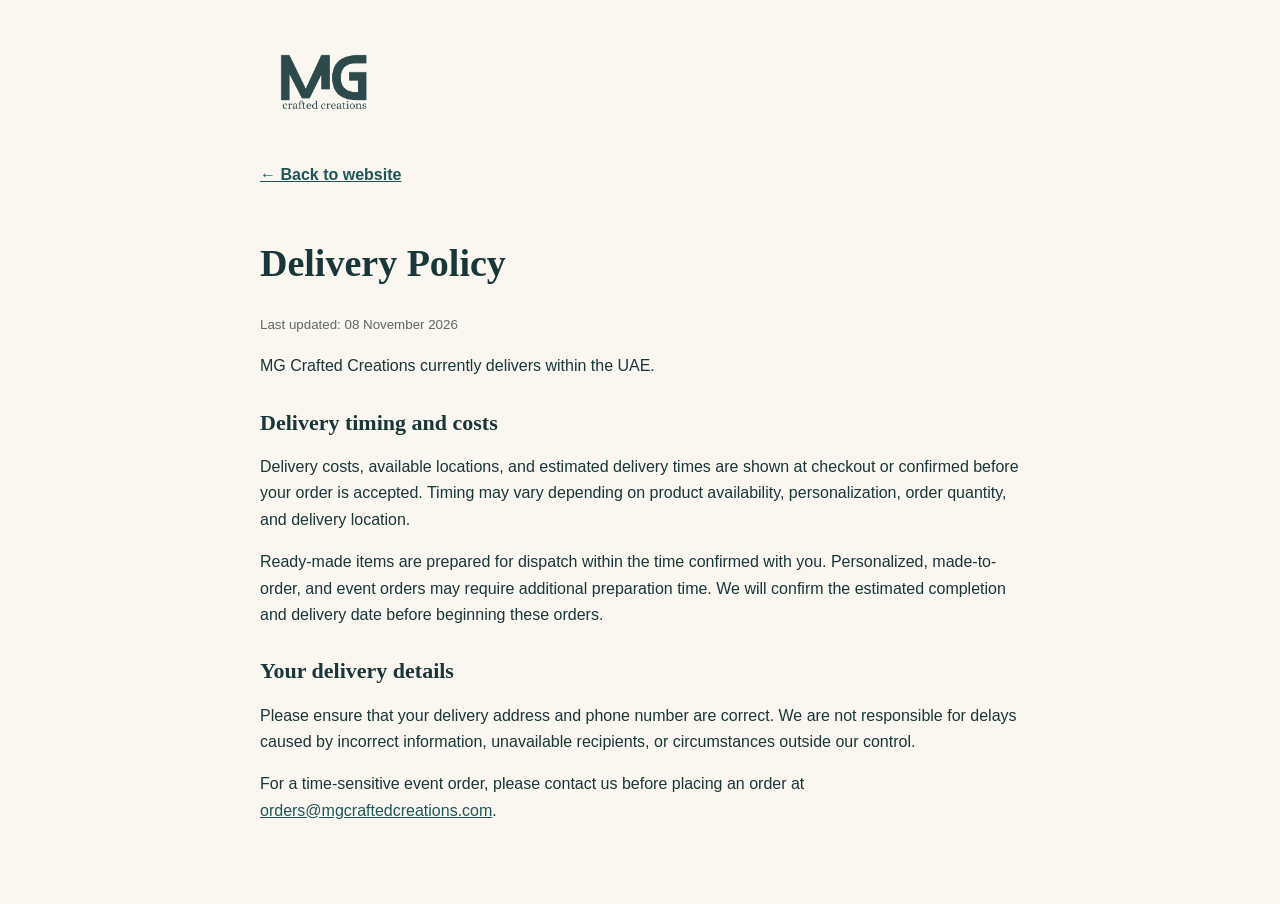
<file: delivery.html>
<!doctype html>
<html lang="en">
<head><meta charset="utf-8"><meta name="viewport" content="width=device-width, initial-scale=1"><title>Delivery Policy | MG Crafted Creations</title><style>body{margin:0;background:#faf7f1;color:#193638;font:16px/1.65 Arial,sans-serif}.wrap{max-width:760px;margin:auto;padding:42px 24px 64px}img{width:130px;height:auto}a{color:#1e5557}.back{display:inline-block;margin:28px 0;color:#1e5557;font-weight:700}h1{font:700 38px Georgia,serif;line-height:1.15}h2{font:700 22px Georgia,serif;margin-top:30px}small{color:#5e6969}</style></head>
<body><main class="wrap"><a href="index.html"><img src="assets/mg-crafted-creations-logo.png" alt="MG Crafted Creations"></a><br><a class="back" href="index.html">← Back to website</a><h1>Delivery Policy</h1><small>Last updated: 08 November 2026</small><p>MG Crafted Creations currently delivers within the UAE.</p><h2>Delivery timing and costs</h2><p>Delivery costs, available locations, and estimated delivery times are shown at checkout or confirmed before your order is accepted. Timing may vary depending on product availability, personalization, order quantity, and delivery location.</p><p>Ready-made items are prepared for dispatch within the time confirmed with you. Personalized, made-to-order, and event orders may require additional preparation time. We will confirm the estimated completion and delivery date before beginning these orders.</p><h2>Your delivery details</h2><p>Please ensure that your delivery address and phone number are correct. We are not responsible for delays caused by incorrect information, unavailable recipients, or circumstances outside our control.</p><p>For a time-sensitive event order, please contact us before placing an order at <a href="mailto:orders@mgcraftedcreations.com">orders@mgcraftedcreations.com</a>.</p></main></body>
</html>
</file>
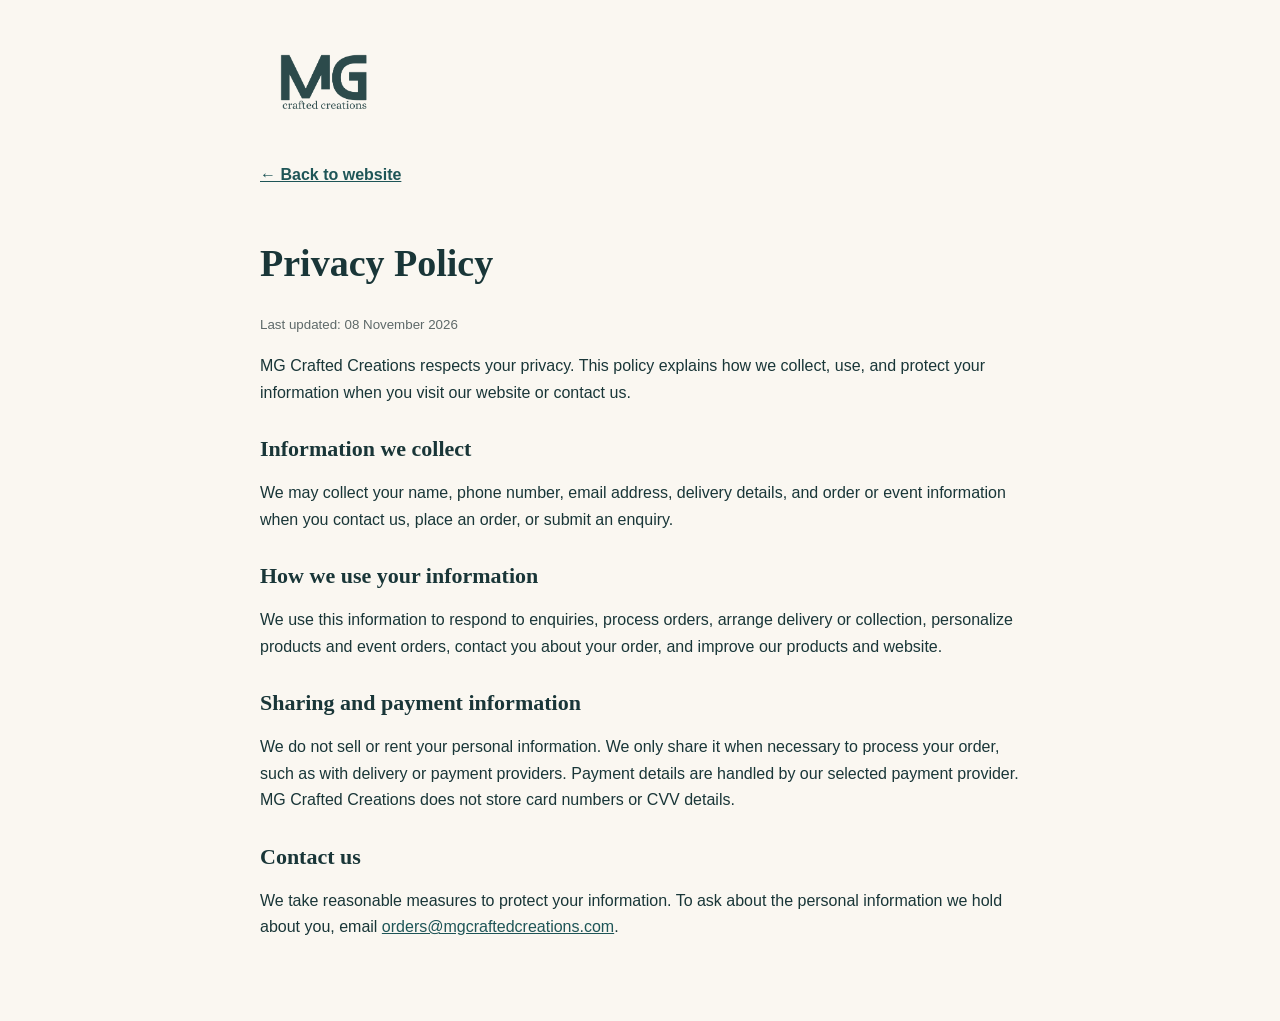
<file: privacy.html>
<!doctype html>
<html lang="en">
<head>
  <meta charset="utf-8">
  <meta name="viewport" content="width=device-width, initial-scale=1">
  <title>Privacy Policy | MG Crafted Creations</title>
  <style>body{margin:0;background:#faf7f1;color:#193638;font:16px/1.65 Arial,sans-serif}.wrap{max-width:760px;margin:auto;padding:42px 24px 64px}img{width:130px;height:auto}a{color:#1e5557}.back{display:inline-block;margin:28px 0;color:#1e5557;font-weight:700}h1{font:700 38px Georgia,serif;line-height:1.15}h2{font:700 22px Georgia,serif;margin-top:30px}small{color:#5e6969}</style>
</head>
<body><main class="wrap"><a href="index.html"><img src="assets/mg-crafted-creations-logo.png" alt="MG Crafted Creations"></a><br><a class="back" href="index.html">← Back to website</a><h1>Privacy Policy</h1><small>Last updated: 08 November 2026</small><p>MG Crafted Creations respects your privacy. This policy explains how we collect, use, and protect your information when you visit our website or contact us.</p><h2>Information we collect</h2><p>We may collect your name, phone number, email address, delivery details, and order or event information when you contact us, place an order, or submit an enquiry.</p><h2>How we use your information</h2><p>We use this information to respond to enquiries, process orders, arrange delivery or collection, personalize products and event orders, contact you about your order, and improve our products and website.</p><h2>Sharing and payment information</h2><p>We do not sell or rent your personal information. We only share it when necessary to process your order, such as with delivery or payment providers. Payment details are handled by our selected payment provider. MG Crafted Creations does not store card numbers or CVV details.</p><h2>Contact us</h2><p>We take reasonable measures to protect your information. To ask about the personal information we hold about you, email <a href="mailto:orders@mgcraftedcreations.com">orders@mgcraftedcreations.com</a>.</p></main></body>
</html>
</file>
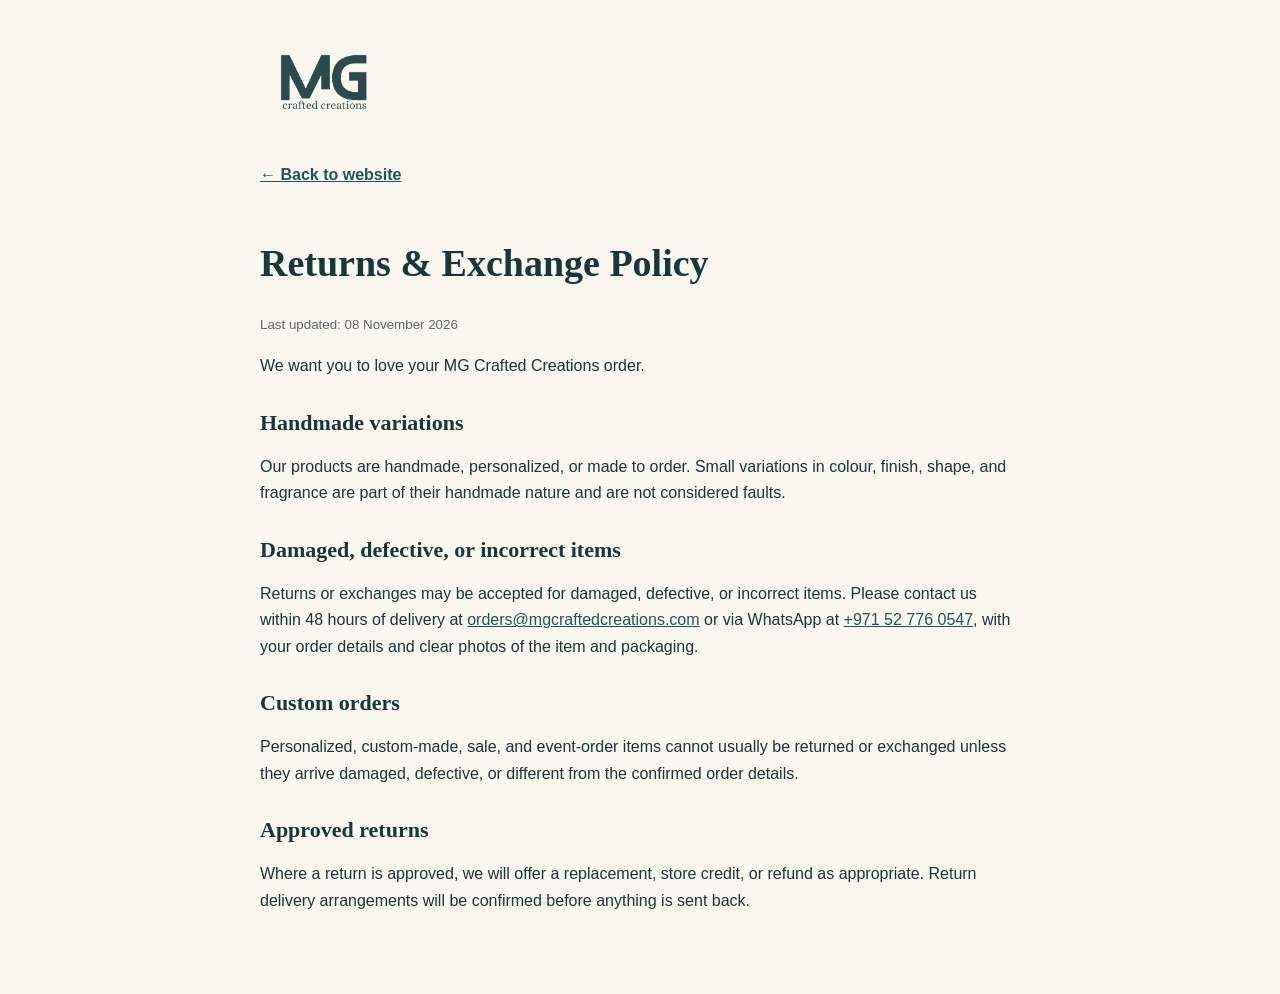
<file: returns.html>
<!doctype html>
<html lang="en">
<head><meta charset="utf-8"><meta name="viewport" content="width=device-width, initial-scale=1"><title>Returns &amp; Exchange Policy | MG Crafted Creations</title><style>body{margin:0;background:#faf7f1;color:#193638;font:16px/1.65 Arial,sans-serif}.wrap{max-width:760px;margin:auto;padding:42px 24px 64px}img{width:130px;height:auto}a{color:#1e5557}.back{display:inline-block;margin:28px 0;color:#1e5557;font-weight:700}h1{font:700 38px Georgia,serif;line-height:1.15}h2{font:700 22px Georgia,serif;margin-top:30px}small{color:#5e6969}</style></head>
<body><main class="wrap"><a href="index.html"><img src="assets/mg-crafted-creations-logo.png" alt="MG Crafted Creations"></a><br><a class="back" href="index.html">← Back to website</a><h1>Returns &amp; Exchange Policy</h1><small>Last updated: 08 November 2026</small><p>We want you to love your MG Crafted Creations order.</p><h2>Handmade variations</h2><p>Our products are handmade, personalized, or made to order. Small variations in colour, finish, shape, and fragrance are part of their handmade nature and are not considered faults.</p><h2>Damaged, defective, or incorrect items</h2><p>Returns or exchanges may be accepted for damaged, defective, or incorrect items. Please contact us within 48 hours of delivery at <a href="mailto:orders@mgcraftedcreations.com">orders@mgcraftedcreations.com</a> or via WhatsApp at <a href="https://wa.me/971527760547">+971 52 776 0547</a>, with your order details and clear photos of the item and packaging.</p><h2>Custom orders</h2><p>Personalized, custom-made, sale, and event-order items cannot usually be returned or exchanged unless they arrive damaged, defective, or different from the confirmed order details.</p><h2>Approved returns</h2><p>Where a return is approved, we will offer a replacement, store credit, or refund as appropriate. Return delivery arrangements will be confirmed before anything is sent back.</p></main></body>
</html>
</file>
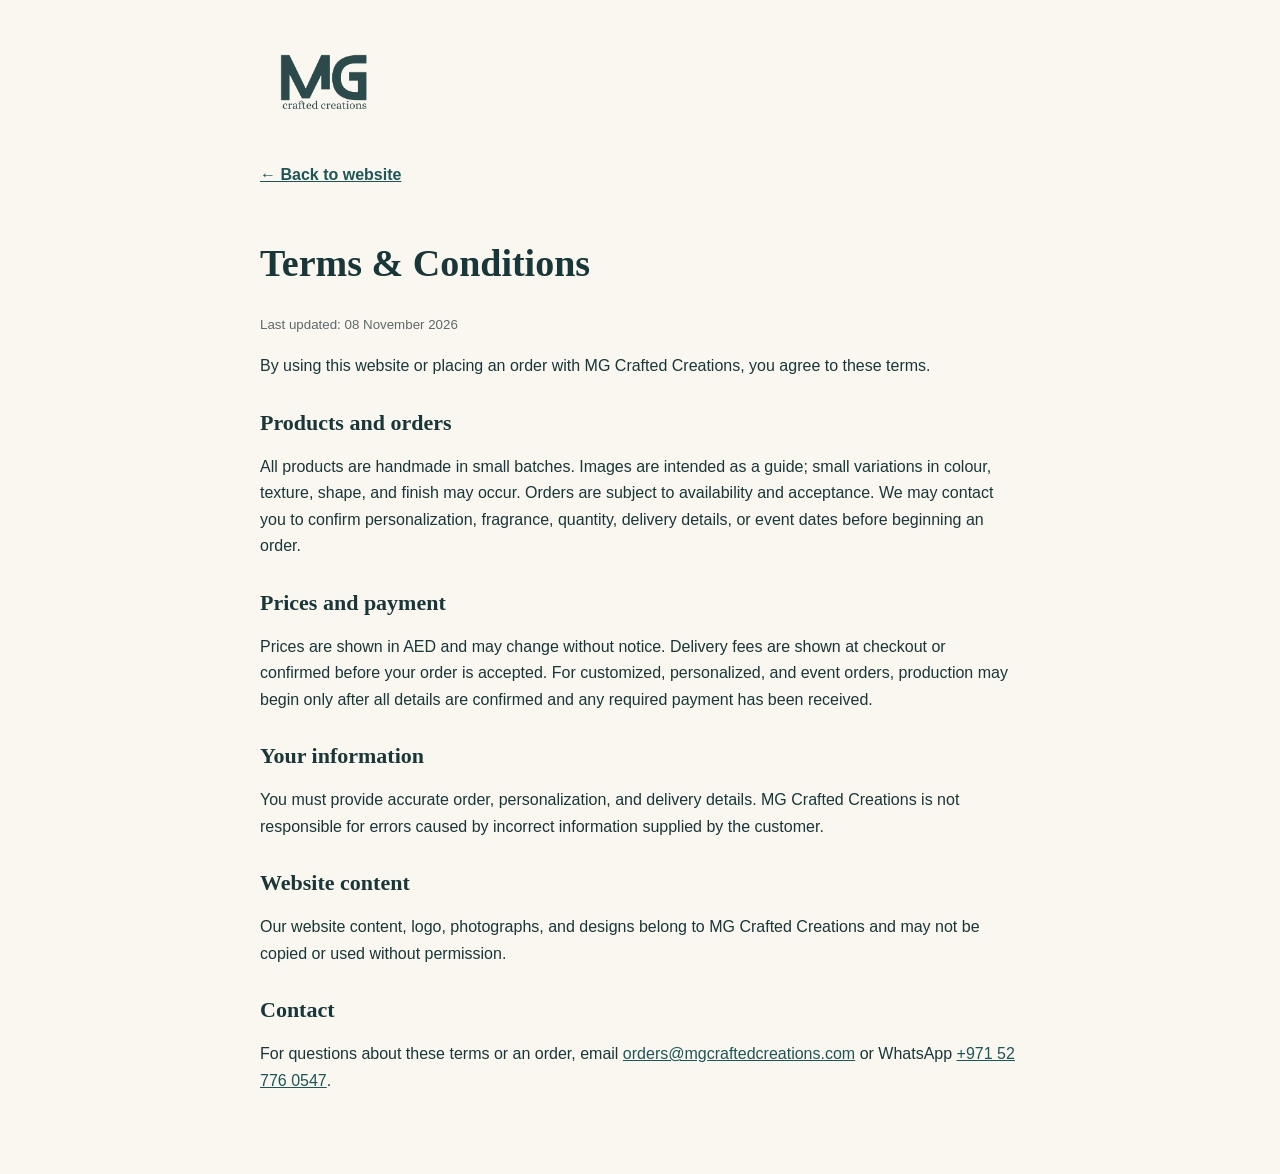
<file: terms.html>
<!doctype html>
<html lang="en">
<head><meta charset="utf-8"><meta name="viewport" content="width=device-width, initial-scale=1"><title>Terms &amp; Conditions | MG Crafted Creations</title><style>body{margin:0;background:#faf7f1;color:#193638;font:16px/1.65 Arial,sans-serif}.wrap{max-width:760px;margin:auto;padding:42px 24px 64px}img{width:130px;height:auto}a{color:#1e5557}.back{display:inline-block;margin:28px 0;color:#1e5557;font-weight:700}h1{font:700 38px Georgia,serif;line-height:1.15}h2{font:700 22px Georgia,serif;margin-top:30px}small{color:#5e6969}</style></head>
<body><main class="wrap"><a href="index.html"><img src="assets/mg-crafted-creations-logo.png" alt="MG Crafted Creations"></a><br><a class="back" href="index.html">← Back to website</a><h1>Terms &amp; Conditions</h1><small>Last updated: 08 November 2026</small><p>By using this website or placing an order with MG Crafted Creations, you agree to these terms.</p><h2>Products and orders</h2><p>All products are handmade in small batches. Images are intended as a guide; small variations in colour, texture, shape, and finish may occur. Orders are subject to availability and acceptance. We may contact you to confirm personalization, fragrance, quantity, delivery details, or event dates before beginning an order.</p><h2>Prices and payment</h2><p>Prices are shown in AED and may change without notice. Delivery fees are shown at checkout or confirmed before your order is accepted. For customized, personalized, and event orders, production may begin only after all details are confirmed and any required payment has been received.</p><h2>Your information</h2><p>You must provide accurate order, personalization, and delivery details. MG Crafted Creations is not responsible for errors caused by incorrect information supplied by the customer.</p><h2>Website content</h2><p>Our website content, logo, photographs, and designs belong to MG Crafted Creations and may not be copied or used without permission.</p><h2>Contact</h2><p>For questions about these terms or an order, email <a href="mailto:orders@mgcraftedcreations.com">orders@mgcraftedcreations.com</a> or WhatsApp <a href="https://wa.me/971527760547">+971 52 776 0547</a>.</p></main></body>
</html>
</file>
